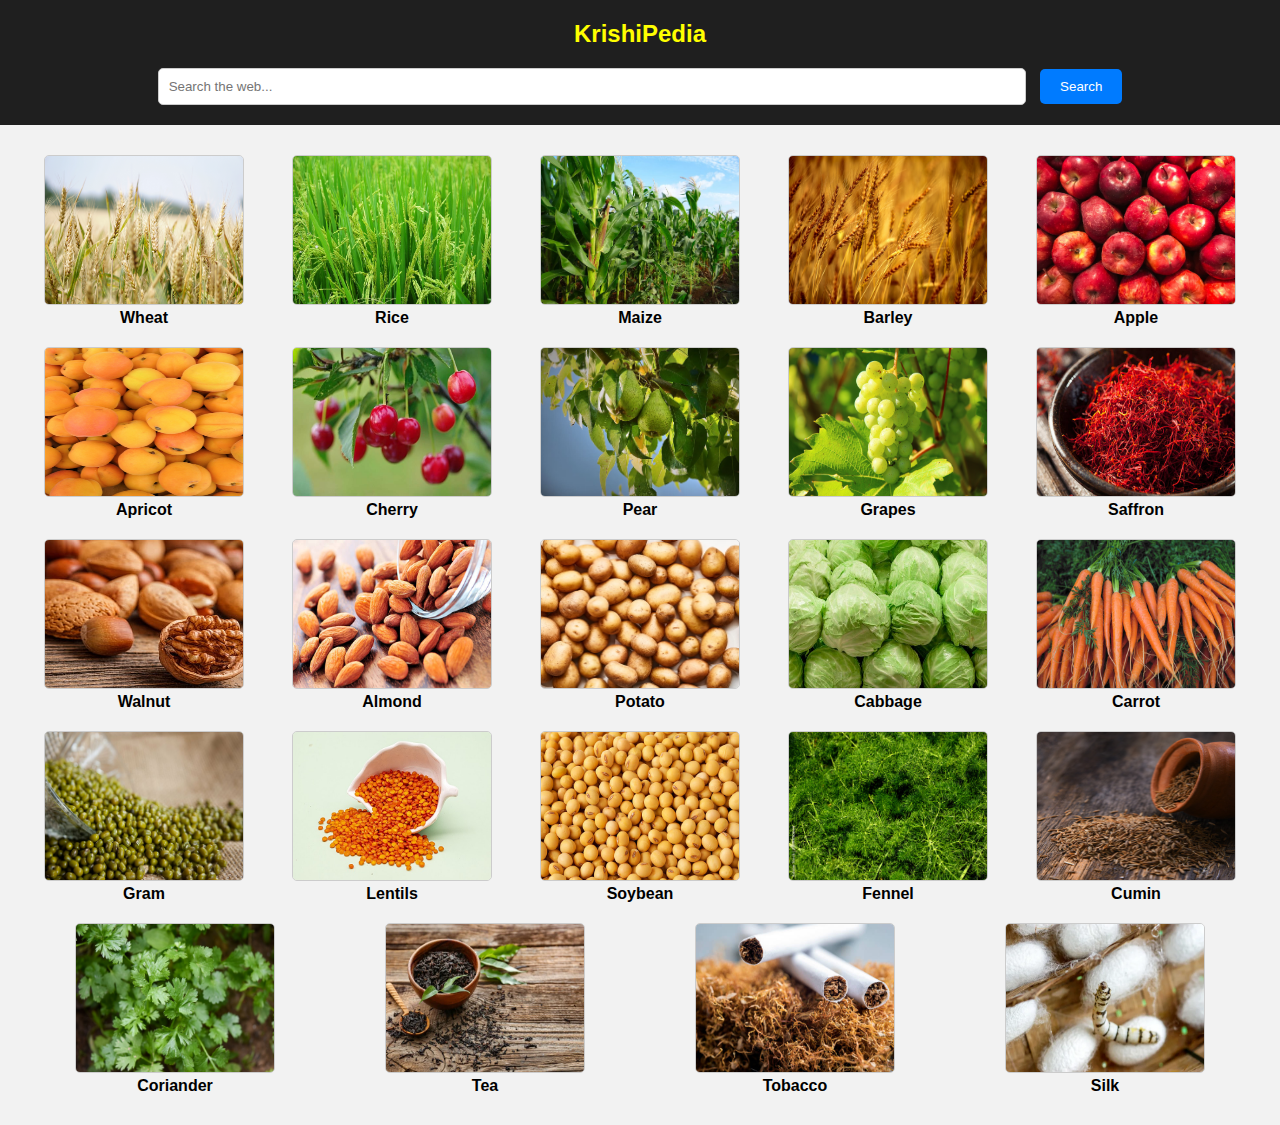
<file: krishipedia.html>
<!DOCTYPE html>
<html lang="en">
<head>
    
    <meta charset="UTF-8">
    <meta name="viewport" content="width=device-width, initial-scale=1.0">
    <title>Webpage with Search and Images</title>
    <style>
* {
    margin: 0;
    padding: 0;
    box-sizing: border-box;
}
body {
    font-family: Arial, Helvetica, sans-serif;
    background-color: #f2f2f2;
}

header {
    background-color: #1f1f1f;
    color: yellow;
    padding: 20px;
    text-align: center;
}

h1 {
    font-size: 24px;
}

.search-bar {
    margin-top: 20px;
}

input[type="text"] {
    padding: 10px;
    border: 1px solid #ccc;
    border-radius: 5px;
    width: 70%;
    margin-right: 10px;
}

button {
    padding: 10px 20px;
    background-color: #007bff;
    color: #fff;
    border: none;
    border-radius: 5px;
    cursor: pointer;
}

button:hover {
    background-color: #0056b3;
}

main {
    padding: 20px;
    text-align: center;
}

.image-links {
    display: flex;
    justify-content: space-around;
    flex-wrap: wrap;
}

.image-links a {
    text-decoration: none;
    margin: 10px;
    display: block;
}

.image-links img {
    width: 200px;
    height: 150px;
    border: 1px solid #ccc;
    border-radius: 5px;
    transition: transform 0.3s;
}

.image-links img:hover {
    transform: scale(1.05);
}

.image-title {
    font-weight: bold;
    color: black;
}

</style>

</head>
<body>
    <header>
        <h1>KrishiPedia</h1>
        <div class="search-bar">
            <input type="text" id="searchInput" placeholder="Search the web...">
            <button id="searchButton">Search</button>
        </div>
    </header>
    <main>
        <div class="image-links">
            
            <a href="https://en.wikipedia.org/wiki/Wheat">
                <img src="images/crops/wheat.jpg" alt="Image 1">
                <p class="image-title">Wheat</p>
            </a>
            <a href="https://en.wikipedia.org/wiki/Rice">
                <img src="images/crops/rice.jpg" alt="Image 2">
                <p class="image-title">Rice</p>
            </a>
            <a href="https://en.wikipedia.org/wiki/Maize">
                <img src="images/crops/maize.jpg" alt="Image 3">
                <p class="image-title">Maize</p>
            </a>
            <a href="https://en.wikipedia.org/wiki/Barley">
                <img src="images/crops/barley.jpg" alt="Image 4">
                <p class="image-title">Barley</p>
            </a>
            <a href="https://en.wikipedia.org/wiki/Apple">
                <img src="images/crops/apple.jpg" alt="Image 5">
                <p class="image-title">Apple</p>
            </a>
            <a href="https://en.wikipedia.org/wiki/Apricot">
                <img src="images/crops/apricot.jpg" alt="Image 6">
                <p class="image-title">Apricot</p>
            </a>
            <a href="https://en.wikipedia.org/wiki/Cherry">
                <img src="images/crops/cherry.jpg" alt="Image 7">
                <p class="image-title">Cherry</p>
            </a>
            <a href="https://en.wikipedia.org/wiki/Pear">
                <img src="images/crops/pear.jpg" alt="Image 8">
                <p class="image-title">Pear</p>
            </a>
            <a href="https://en.wikipedia.org/wiki/Grapes">
                <img src="images/grapes.jpg" alt="Image 9">
                <p class="image-title">Grapes</p>
            </a>
            <a href="https://en.wikipedia.org/wiki/Saffron">
                <img src="images/crops/saffron.jpg" alt="Image 10">
                <p class="image-title">Saffron</p>
            </a>
            <a href="https://en.wikipedia.org/wiki/Walnut">
                <img src="images/crops/walnut.jpg" alt="Image 11">
                <p class="image-title">Walnut</p>
            </a>
            <a href="https://en.wikipedia.org/wiki/Almond">
                <img src="images/almond.jpg" alt="Image 12">
                <p class="image-title">Almond</p>
            </a>
            <a href="https://en.wikipedia.org/wiki/Potato">
                <img src="images/crops/potato.jpg" alt="Image 13">
                <p class="image-title">Potato</p>
            </a>
            <a href="https://en.wikipedia.org/wiki/Cabbage">
                <img src="images/crops/cabbage.jpeg" alt="Image 14">
                <p class="image-title">Cabbage</p>
            </a>
            <a href="https://en.wikipedia.org/wiki/Carrot">
                <img src="images/crops/carrot.jpg" alt="Image 15">
                <p class="image-title">Carrot</p>
            </a>
            <a href="https://en.wikipedia.org/wiki/Chickpea">
                <img src="images/crops/gram.jpg" alt="Image 16">
                <p class="image-title">Gram</p>
            </a>
            <a href="https://en.wikipedia.org/wiki/Lentil">
                <img src="images/crops/lentils.jpg" alt="Image 17">
                <p class="image-title">Lentils</p>
            </a>
            <a href="https://en.wikipedia.org/wiki/Soybean">
                <img src="images/soybean.jpg" alt="Image 18">
                <p class="image-title">Soybean</p>
            </a>
            <a href="https://en.wikipedia.org/wiki/Fennel">
                <img src="images/crops/fennel.jpg" alt="Image 19">
                <p class="image-title">Fennel</p>
            </a>
            <a href="https://en.wikipedia.org/wiki/Cumin">
                <img src="images/crops/cumin.jpg" alt="Image 20">
                <p class="image-title">Cumin</p>
            </a>
            <a href="https://en.wikipedia.org/wiki/Coriander">
                <img src="images/crops/coriander.jpg" alt="Image 21">
                <p class="image-title">Coriander</p>
            </a>
            <a href="https://en.wikipedia.org/wiki/Tea">
                <img src="images/crops/tea.jpg" alt="Image 22">
                <p class="image-title">Tea</p>
            </a>
            <a href="https://en.wikipedia.org/wiki/Tobacco">
                <img src="images/crops/tobacco.jpg" alt="Image 23">
                <p class="image-title">Tobacco</p>
            </a>
            <a href="https://en.wikipedia.org/wiki/Silk">
                <img src="images/crops/silk.jpg" alt="Image 24">
                <p class="image-title">Silk</p>
            </a>
        </div>
    </main>
</body>
</html>
</file>
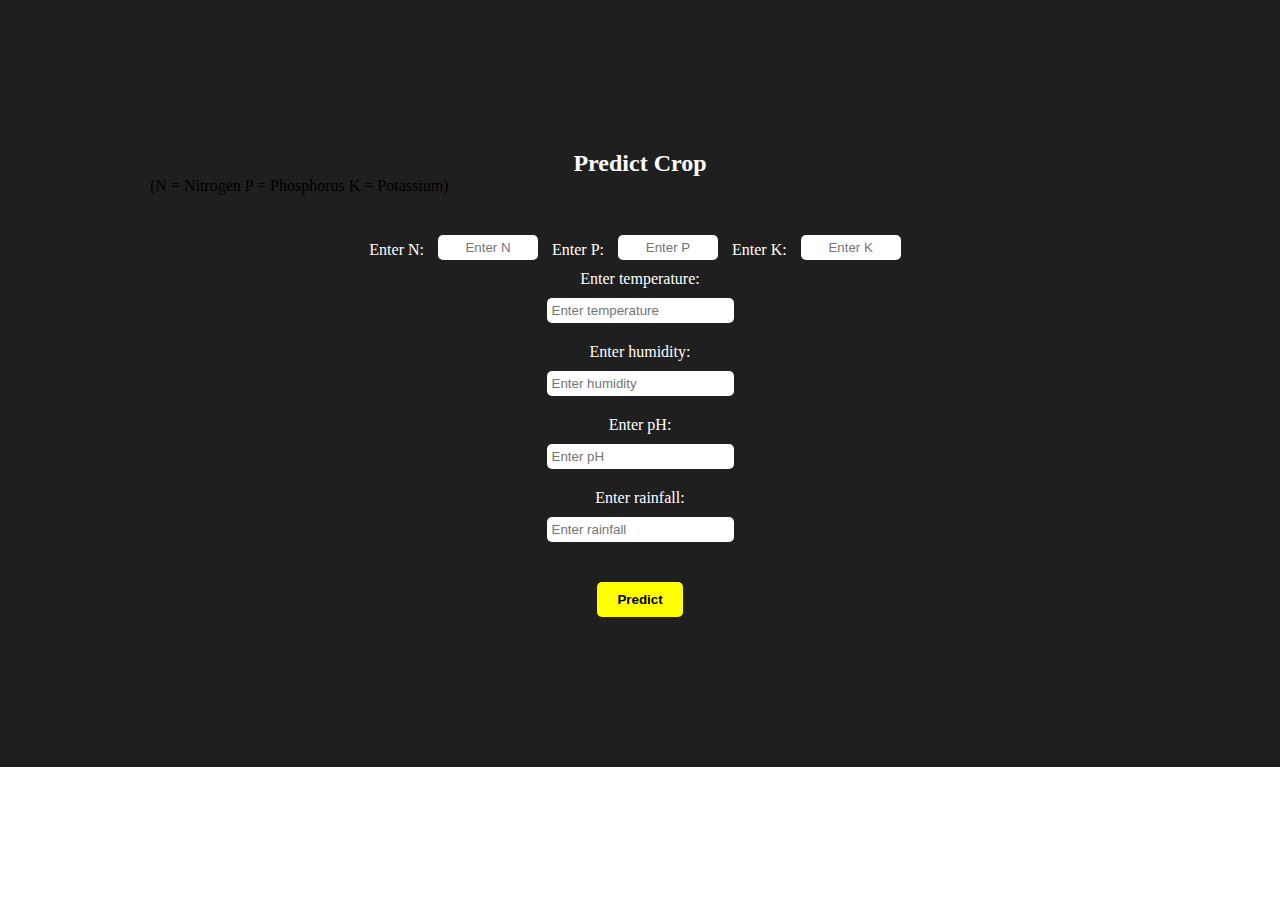
<file: NPKform.html>
<!DOCTYPE html>
<html lang="en">
<head>
    <meta charset="UTF-8">
    <meta name="viewport" content="width=device-width, initial-scale=1.0">
    <title>Predict Crop</title>
    <link rel="stylesheet" href="css/NPKform.css">
</head>
<body>
    <div class="container">
        <h1>Predict Crop</h1>
        <p>(N = Nitrogen    P = Phosphorus  K = Potassium)</p>
        <div style="margin-bottom: 40px;"></div>
        <form>
            <div class="input-group">
                <label for="n">Enter N:</label>
                <input type="text" id="n" name="n" placeholder="Enter N" required>
            
                <label for="p">Enter P:</label>
                <input type="text" id="p" name="p" placeholder="Enter P" required>
            
                <label for="k">Enter K:</label>
                <input type="text" id="k" name="k" placeholder="Enter K" required>
            </div>
            <div class="boxes">
            <label for="temperature">Enter temperature:</label>
            <div style="margin-bottom: 10px;"></div>
            <input type="text" id="temperature" name="temperature" placeholder="Enter temperature" required>
            <div style="margin-bottom: 10px;"></div>
            <label for="humidity">Enter humidity:</label>
            <div style="margin-bottom: 10px;"></div>
            <input type="text" id="humidity" name="humidity" placeholder="Enter humidity" required>
            <div style="margin-bottom: 10px;"></div>
            <label for="ph">Enter pH:</label>
            <div style="margin-bottom: 10px;"></div>
            <input type="text" id="ph" name="ph" placeholder="Enter pH" required>
            <div style="margin-bottom: 10px;"></div>
            <label for="rainfall">Enter rainfall:</label>
            <div style="margin-bottom: 10px;"></div>
            <input type="text" id="rainfall" name="rainfall" placeholder="Enter rainfall" required>
            </div>
            <div style="margin-bottom: 30px;"></div>
            <button type="submit" id="predict-button">Predict</button>
        </form>
    </div>
</body>
</html>
</file>
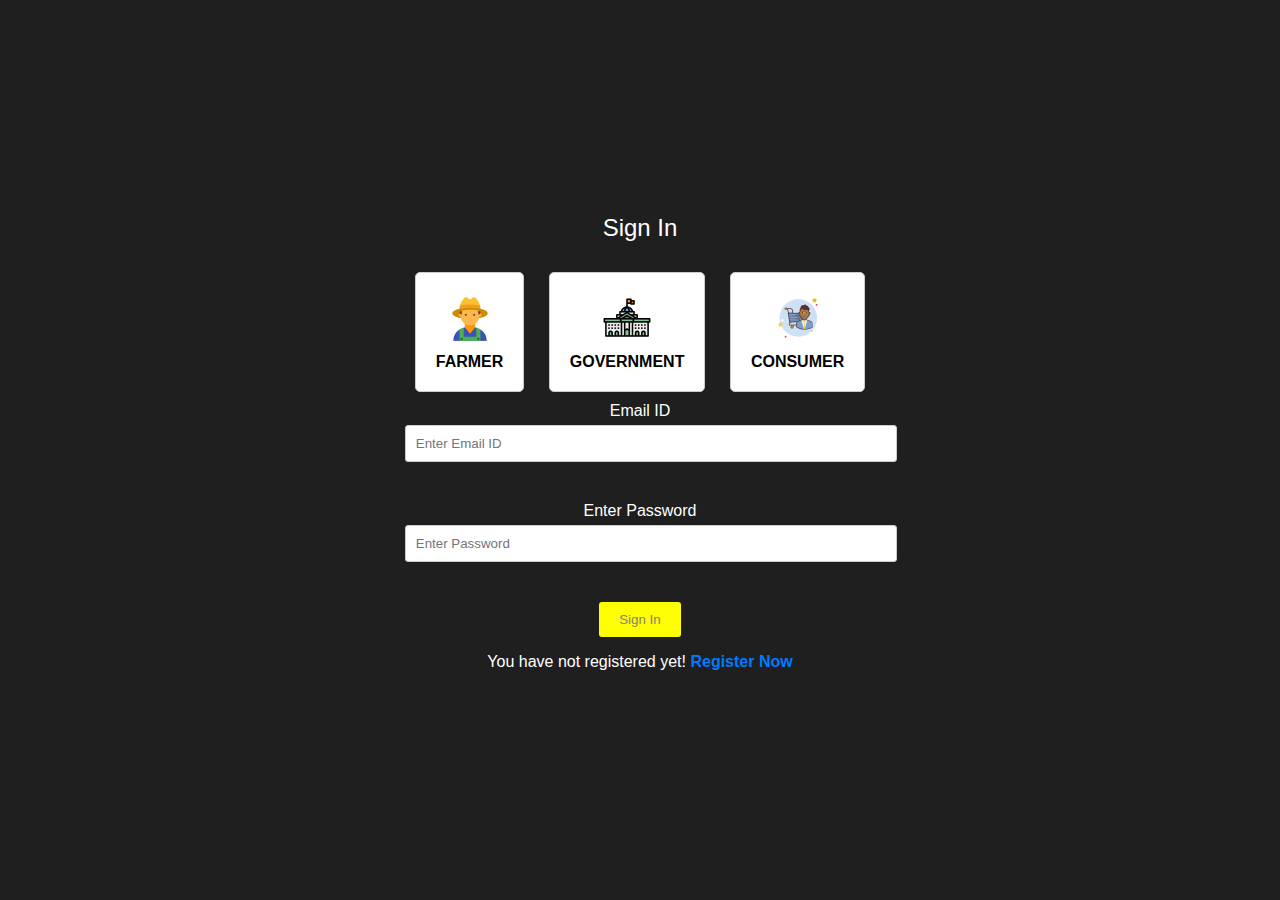
<file: signin.html>
<!DOCTYPE html>
<html lang="en">

<head>
    <meta charset="UTF-8">
    <meta name="viewport" content="width=device-width, initial-scale=1.0">
    <title>Sign In</title>
    <style>
        body {
            font-family: Arial, Helvetica, sans-serif;
            background-color: #1f1f1f;
            display: flex;
            justify-content: center;
            align-items: center;
            min-height: 100vh;
            margin: 0;
            color: white;
        }

        .container {
            max-width: 500px;
            margin: 0 auto;
            padding: 20px;
            background-color: #1f1f1f;
            
            border-radius: 5px;
            text-align: center;
        }
        
        .header {
            font-size: 24px;
            margin-bottom: 20px;
        }

    
        .options-container {
            text-align: center;
            display:inline-block;
        }
        
        .option {
            display: inline-block;
            text-align: center;
            padding: 20px;
            border: 1px solid #ccc;
            border-radius: 5px;
            margin: 10px;
            background-color:white;
            color:black;
        }
        
        .option img {
            width: 50px;
            height: 50px;
            display: block;
            margin: 0 auto 10px;
        }
        
        .option p {
            margin: 0;
            font-weight: bold;
        }
    

        .option:hover {
            background-color: green;
        }
        option.selected {
            background-color: green;
        }
        .input-group {
            margin-bottom: 40px;
        }

        .input-group label {
            display: inline-block;

            text-align: left;
            margin-bottom: 5px;
        }

        .input-group input {
            width: 100%;
            padding: 10px;
            border: 1px solid #ccc;
            border-radius: 3px;
        }

        .btn-signin {
            background-color: yellow;
            color: grey;
            padding: 10px 20px;
            border: none;
            border-radius: 3px;
            cursor: pointer;
            transition: background-color 0.3s;
        }

        .btn-signin:hover {
            background-color: #0056b3;
        }

        .register-link {
            color: #007bff;
            text-decoration: none;
            font-weight: bold;
        }
        
    </style>
</head>

<body>
    <div class="container">
        <div class="header">Sign In</div>
        <div class="option">
            <img src="images/farmer.png" alt="Farmer" width="50">
            <p><b>FARMER</b></p>
        </div>
        <div class="option">
            <img src="images/goverment.png" alt="Government" width="50">
            <p><b>GOVERNMENT</b></p>
        </div>
        <div class="option">
            <img src="images/consumer.png" alt="Consumer" width="50">
            <p><b>CONSUMER</b></p>
        </div>
        <div class="input-group">
            <label for="email">Email ID</label>
            <input type="email" id="email" name="email" required placeholder="Enter Email ID">
        </div>
        <div class="input-group">
            <label for="password">Enter Password</label>
            <input type="password" id="password" name="password" required placeholder="Enter Password">
        </div>
        <button class="btn-signin">Sign In</button>
        <p>You have not registered yet! <a href="#" class="register-link">Register Now</a></p>
    </div>
</body>

</html>
</file>
<file: css/NPKform.css>
* {
    margin: 0;
    padding: 0;
    box-sizing: border-box;
}
h1 {
    font-size: 24px;
    color: white;
    text-align: center;
}

.container {
    background-color: #1f1f1f;
    padding: 150px;
    max-width: 100%;
    margin: 0 auto;
}
.input-group {
    text-align: center;
    display: inline-block;
}
.input-group input[type="text"] {
    width: 100px; 
    padding: 5px; 
}
.input-group label,
.input-group input {
    text-align: center;
    display: inline-block;
    vertical-align: middle;
    margin-right: 10px; 
}
form {
    text-align: center;
    display: flex;
    flex-direction: column;
}

label {
    text-align: center;
    margin-bottom: 5px;
    color: white;
}

input[type="text"] {
    padding: 5px;
    margin-bottom: 10px;
    border: none;
    border-radius: 5px;
}

#predict-button {
    background-color: yellow;
    color: black;
    border: none;
    cursor: pointer;
    border-radius: 5px;
    font-weight: bold;
    padding: 10px 20px;
    display: block; 
    margin: 0 auto; 
}

#predict-button:hover {
    background-color: gold;
}
</file>
